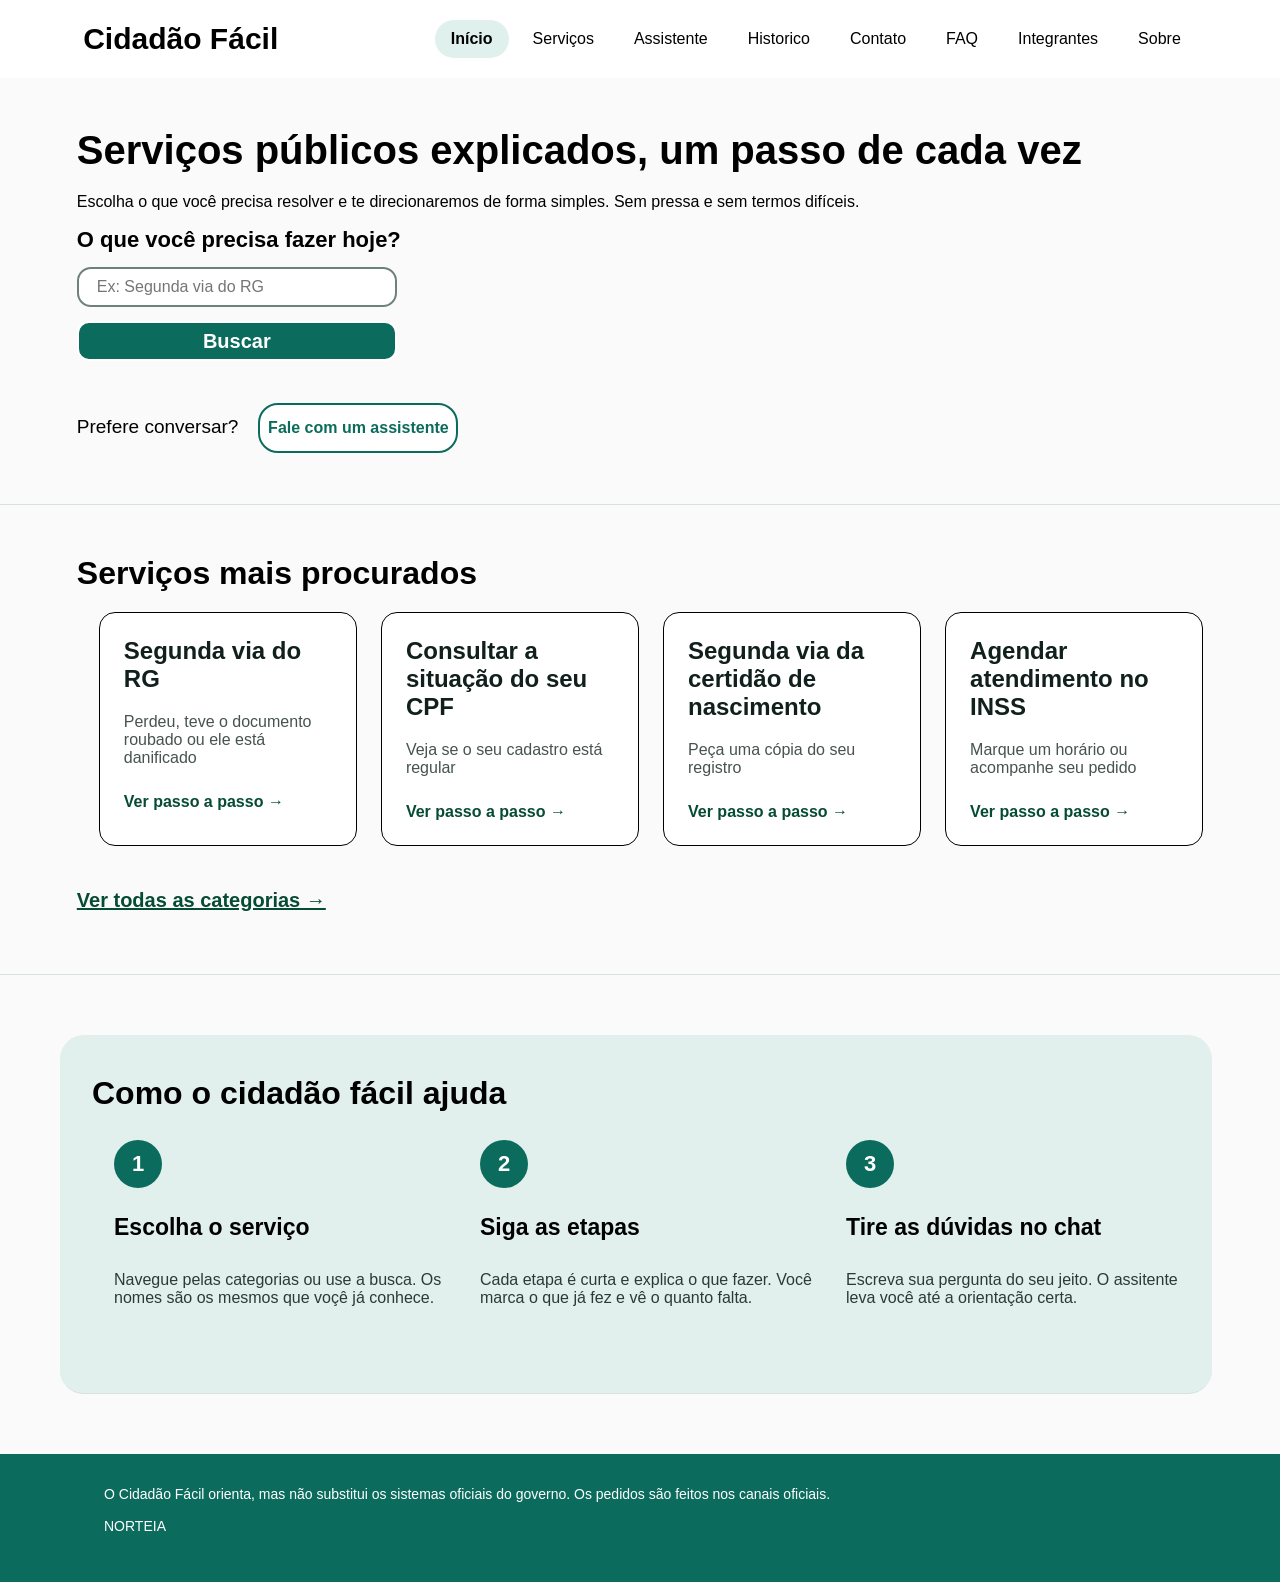
<file: index.html>
<!DOCTYPE html>
<html lang="pt-br">
<head>
    <meta charset="UTF-8">
    <meta name="viewport" content="width=device-width, initial-scale=1.0">
    <link rel="stylesheet" href="CSS/style.css">
    <title>Cidadão Fácil</title>
</head>
<body>
    <header>
        <a class="logo" href="index.html">Cidadão Fácil</a>   
        <nav>
            <ul>
                <!--Links de navegação para as demais páginas do projeto-->
                <li><a href="index.html" aria-current="page">Início</a></li>
                <li><a href="servicos.html">Serviços</a></li>
                <li><a href="assistente.html">Assistente</a></li>
                <li><a href="historico.html">Historico</a></li>
                <li><a href="contato.html">Contato</a></li>
                <li><a href="faq.html">FAQ</a></li>
                <li><a href="integrantes.html">Integrantes</a></li>
                <li><a href="sobre.html">Sobre</a></li>
            </ul>
        </nav>     
    </header>

    <main>
        <section class="apresentacao">
            <div class="apresentacao-texto">
                <h1>Serviços públicos explicados, um passo de cada vez</h1>
                <p>Escolha o que você precisa resolver e te direcionaremos de forma simples. Sem pressa e sem termos difíceis.</p>
                <form class="busca">
                    <label for="pesquisa">O que você precisa fazer hoje?</label>
                    <div class="busca-input">
                        <input type="search" name="pesquisa" placeholder="Ex: Segunda via do RG">
                    </div>
                    <button type="submit" class="botao">Buscar</button>
                </form>
            </div>
            <div class="conversar-assistente">
                <p>Prefere conversar?</p>
                <button class="botao-secundario">Fale com um assistente</button>
            </div>
        </section>        

        <section>
            <h2>Serviços mais procurados</h2>
            <ul class="blocos">
                <li>
                    <h3>Segunda via do RG</h3>
                    <p>Perdeu, teve o documento roubado ou ele está danificado</p>
                    <a href="#" class="link">Ver passo a passo →</a>
                </li>
                <li>
                    <h3>Consultar a situação do seu CPF</h3>
                    <p>Veja se o seu cadastro está regular</p>
                    <a href="#" class="link">Ver passo a passo →</a>
                </li>
                <li>
                    <h3>Segunda via da certidão de nascimento</h3>
                    <p>Peça uma cópia do seu registro</p>
                    <a href="#" class="link">Ver passo a passo →</a>
                </li>
                <li>
                    <h3>Agendar atendimento no INSS</h3>
                    <p>Marque um horário ou acompanhe seu pedido</p>
                    <a href="#" class="link">Ver passo a passo →</a>
                </li>
            </ul>
            <a href="servicos.html" class="categorias">Ver todas as categorias →</a>
        </section>

        <section class="resumo">
            <h2>Como o cidadão fácil ajuda</h2>
            <ul>
                <li>
                    <p class="numero">1</p>
                    <h3>Escolha o serviço</h3>
                    <p>Navegue pelas categorias ou use a busca. Os nomes são os mesmos que voçê já conhece.</p>
                </li>
                <li>
                    <p class="numero">2</p>
                    <h3>Siga as etapas</h3>
                    <p>Cada etapa é curta e explica o que fazer. Você marca o que já fez e vê o quanto falta.</p>
                </li>
                <li>
                    <p class="numero">3</p>
                    <h3>Tire as dúvidas no chat</h3>
                    <p>Escreva sua pergunta do seu jeito. O assitente leva você até a orientação certa.</p>
                </li>
            </ul>
        </section>
    </main>

    <footer>
        <!-- Footer utilizado em todas as páginas-->
            <p>O Cidadão Fácil orienta, mas não substitui os sistemas oficiais do governo. Os pedidos são feitos nos canais oficiais.</p>
            <p>NORTEIA</p>
    </footer>
</body>
</html>
</file>
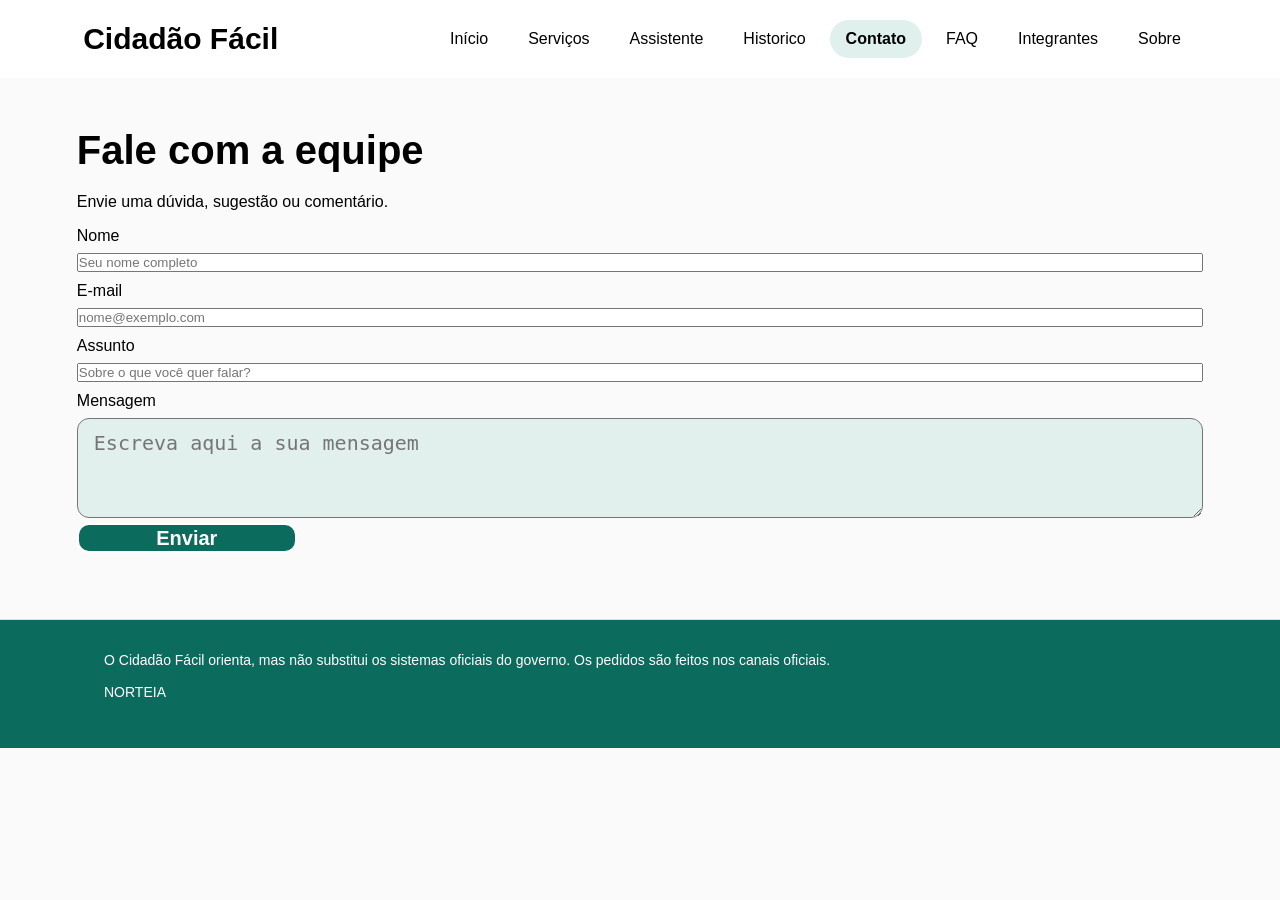
<file: contato.html>
<!DOCTYPE html>
<html lang="pt-br">
<head>
    <meta charset="UTF-8">
    <meta name="viewport" content="width=device-width, initial-scale=1.0">
    <link rel="stylesheet" href="CSS/style.css">
    <title>Cidadão Fácil</title>
</head>
<body>
    <header>
        <a class="logo" href="index.html">Cidadão Fácil</a>   
        <nav>
            <ul>
                <!--Links de navegação para as demais páginas do projeto-->
                <li><a href="index.html">Início</a></li>
                <li><a href="servicos.html">Serviços</a></li>
                <li><a href="assistente.html">Assistente</a></li>
                <li><a href="historico.html">Historico</a></li>
                <li><a href="contato.html" aria-current="page">Contato</a></li>
                <li><a href="faq.html">FAQ</a></li>
                <li><a href="integrantes.html">Integrantes</a></li>
                <li><a href="sobre.html">Sobre</a></li>
            </ul>
        </nav>     
    </header>

    <main>
        <section>
            <h1>Fale com a equipe</h1>
            <p>Envie uma dúvida, sugestão ou comentário.</p>

            <form id="formulario">
                <div class="campo">
                    <label for="nome">Nome</label>
                    <input type="text" id="nome" name="nome" placeholder="Seu nome completo" required>
                </div>

                <div class="campo">
                    <label for="email">E-mail</label>
                    <input type="email" id="email" name="email" placeholder="nome@exemplo.com" required>
                </div>

                <div class="campo">
                    <label for="assunto">Assunto</label>
                    <input type="text" id="assunto" name="assunto" placeholder="Sobre o que você quer falar?" required>
                </div>

                <div class="campo">
                    <label for="mensagem">Mensagem</label>
                    <textarea id="mensagem" name="mensagem" placeholder="Escreva aqui a sua mensagem" required></textarea>
                </div>

                <button class="botao-contato" type="submit">Enviar</button>
                <p class="feedback" id="feedback" role="status" aria-live="polite"></p>
            </form>
        </section>
    </main>

    <footer>
        <!-- Footer utilizado em todas as páginas-->
            <p>O Cidadão Fácil orienta, mas não substitui os sistemas oficiais do governo. Os pedidos são feitos nos canais oficiais.</p>
            <p>NORTEIA</p>
    </footer>
</body>
</html>
</file>
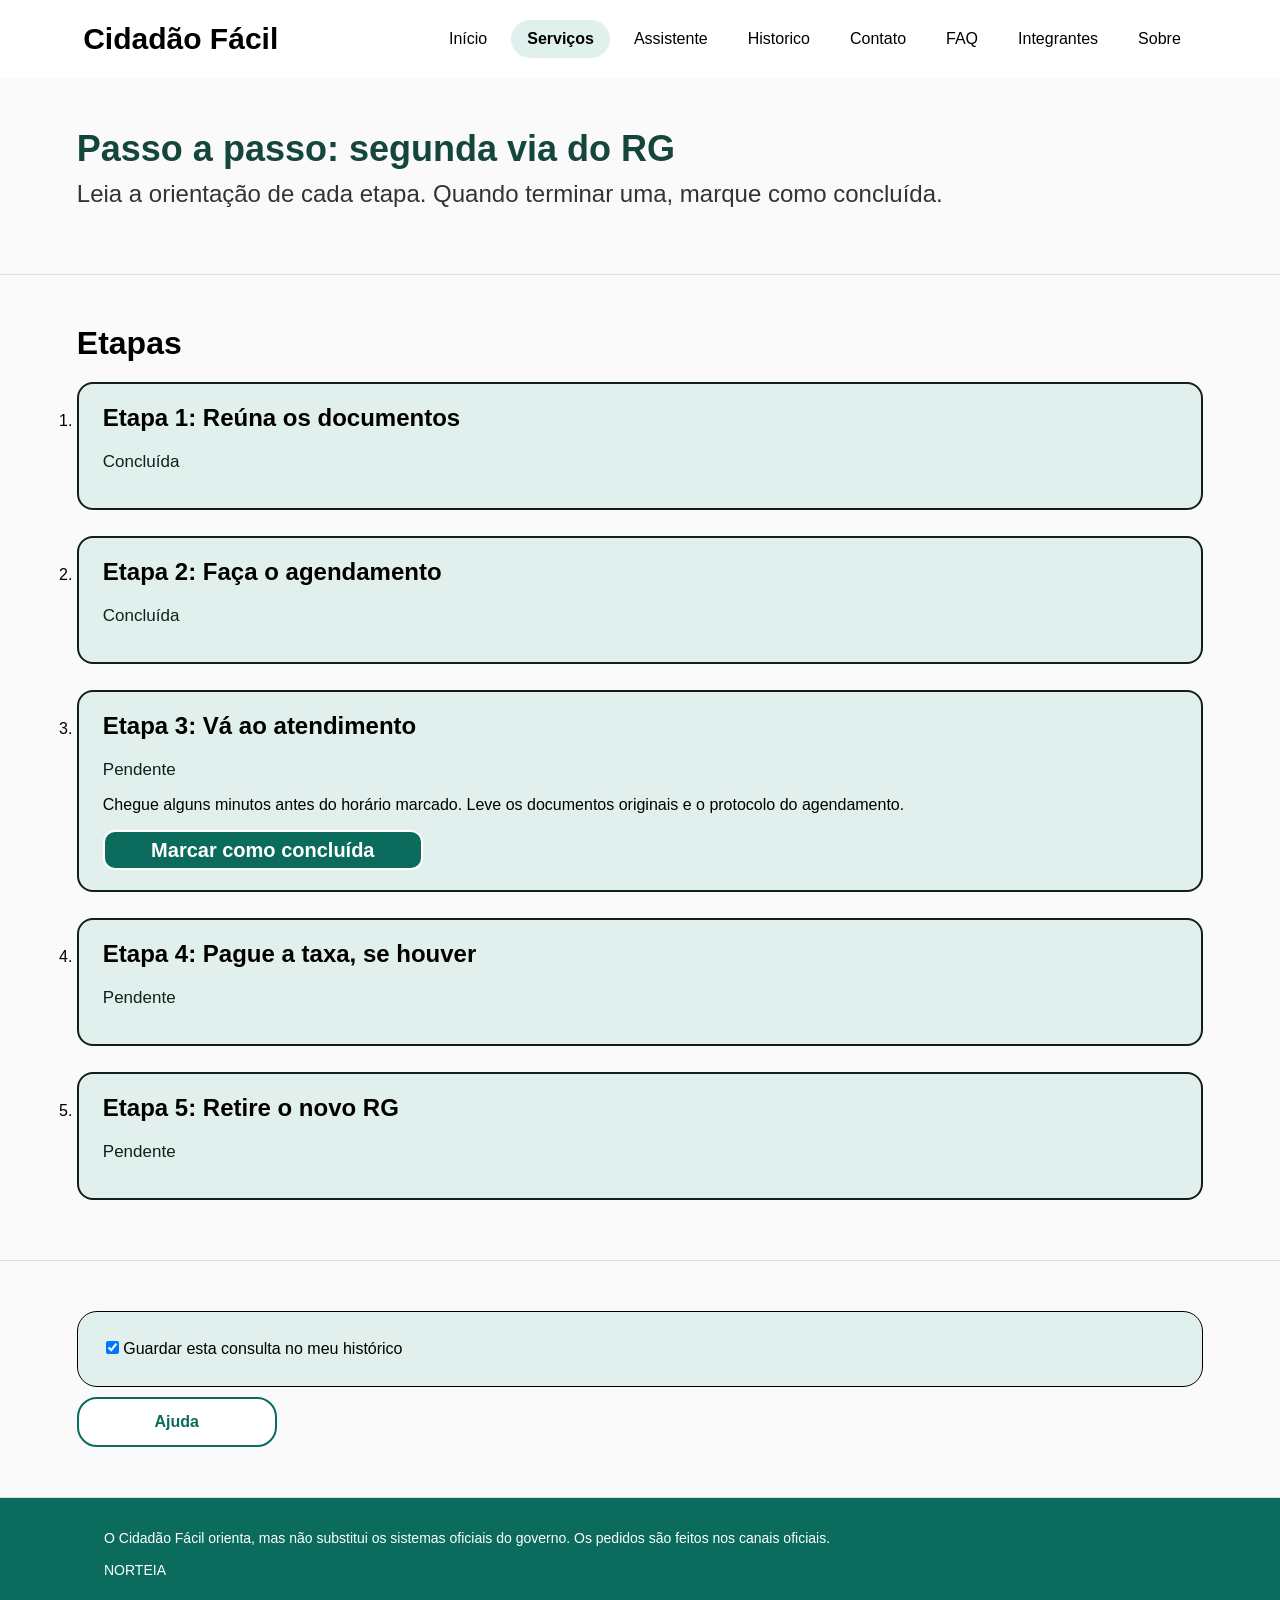
<file: etapas.html>
<!DOCTYPE html>
<html lang="pt-br">
<head>
    <meta charset="UTF-8">
    <meta name="viewport" content="width=device-width, initial-scale=1.0">
    <link rel="stylesheet" href="CSS/style.css">
    <title>Cidadão Fácil</title>
</head>
<body>
    <header>
        <a class="logo" href="index.html">Cidadão Fácil</a>   
        <nav>
            <ul>
                <!--Links de navegação para as demais páginas do projeto-->
                <li><a href="index.html">Início</a></li>
                <li><a href="servicos.html" aria-current="page">Serviços</a></li>
                <li><a href="assistente.html">Assistente</a></li>
                <li><a href="historico.html">Historico</a></li>
                <li><a href="contato.html">Contato</a></li>
                <li><a href="faq.html">FAQ</a></li>
                <li><a href="integrantes.html">Integrantes</a></li>
                <li><a href="sobre.html">Sobre</a></li>
            </ul>
        </nav>     
    </header>

    <main>
        <section class="apresentacao-etapas">
            <h1>Passo a passo: segunda via do RG</h1>
            <p>Leia a orientação de cada etapa. Quando terminar uma, marque como concluída.</p>
        </section>

        <section>
            <h2>Etapas</h2>
            <ol class="etapas">
                <li>
                    <h3>Etapa 1: Reúna os documentos</h3>
                    <p class="estado">Concluída</p>
                </li>
                <li>
                    <h3>Etapa 2: Faça o agendamento</h3>
                    <p class="estado">Concluída</p>
                </li>
                <li>
                    <h3>Etapa 3: Vá ao atendimento</h3>
                    <p class="estado">Pendente</p>
                    <p>Chegue alguns minutos antes do horário marcado. Leve os documentos originais e o protocolo do agendamento.</p>
                    <button class="botao" type="button">Marcar como concluída</button>
                </li>
                <li>
                    <h3>Etapa 4: Pague a taxa, se houver</h3>
                    <p class="estado">Pendente</p>
                </li>
                <li>
                    <h3>Etapa 5: Retire o novo RG</h3>
                    <p class="estado">Pendente</p>
                </li>
            </ol>
        </section>

        <section>
            <div class="opcao">
                <input type="checkbox" id="guardar" name="guardar" checked>
                <label for="guardar">Guardar esta consulta no meu histórico</label>
            </div>
            <a class="botao botao-secundario" href="assistente.html">Ajuda</a>
        </section>
    </main>

    
    <footer>
        <!-- Footer utilizado em todas as páginas-->
        <p>O Cidadão Fácil orienta, mas não substitui os sistemas oficiais do governo. Os pedidos são feitos nos canais oficiais.</p>
        <p>NORTEIA</p>
    </footer>
</body>
</html>
</file>
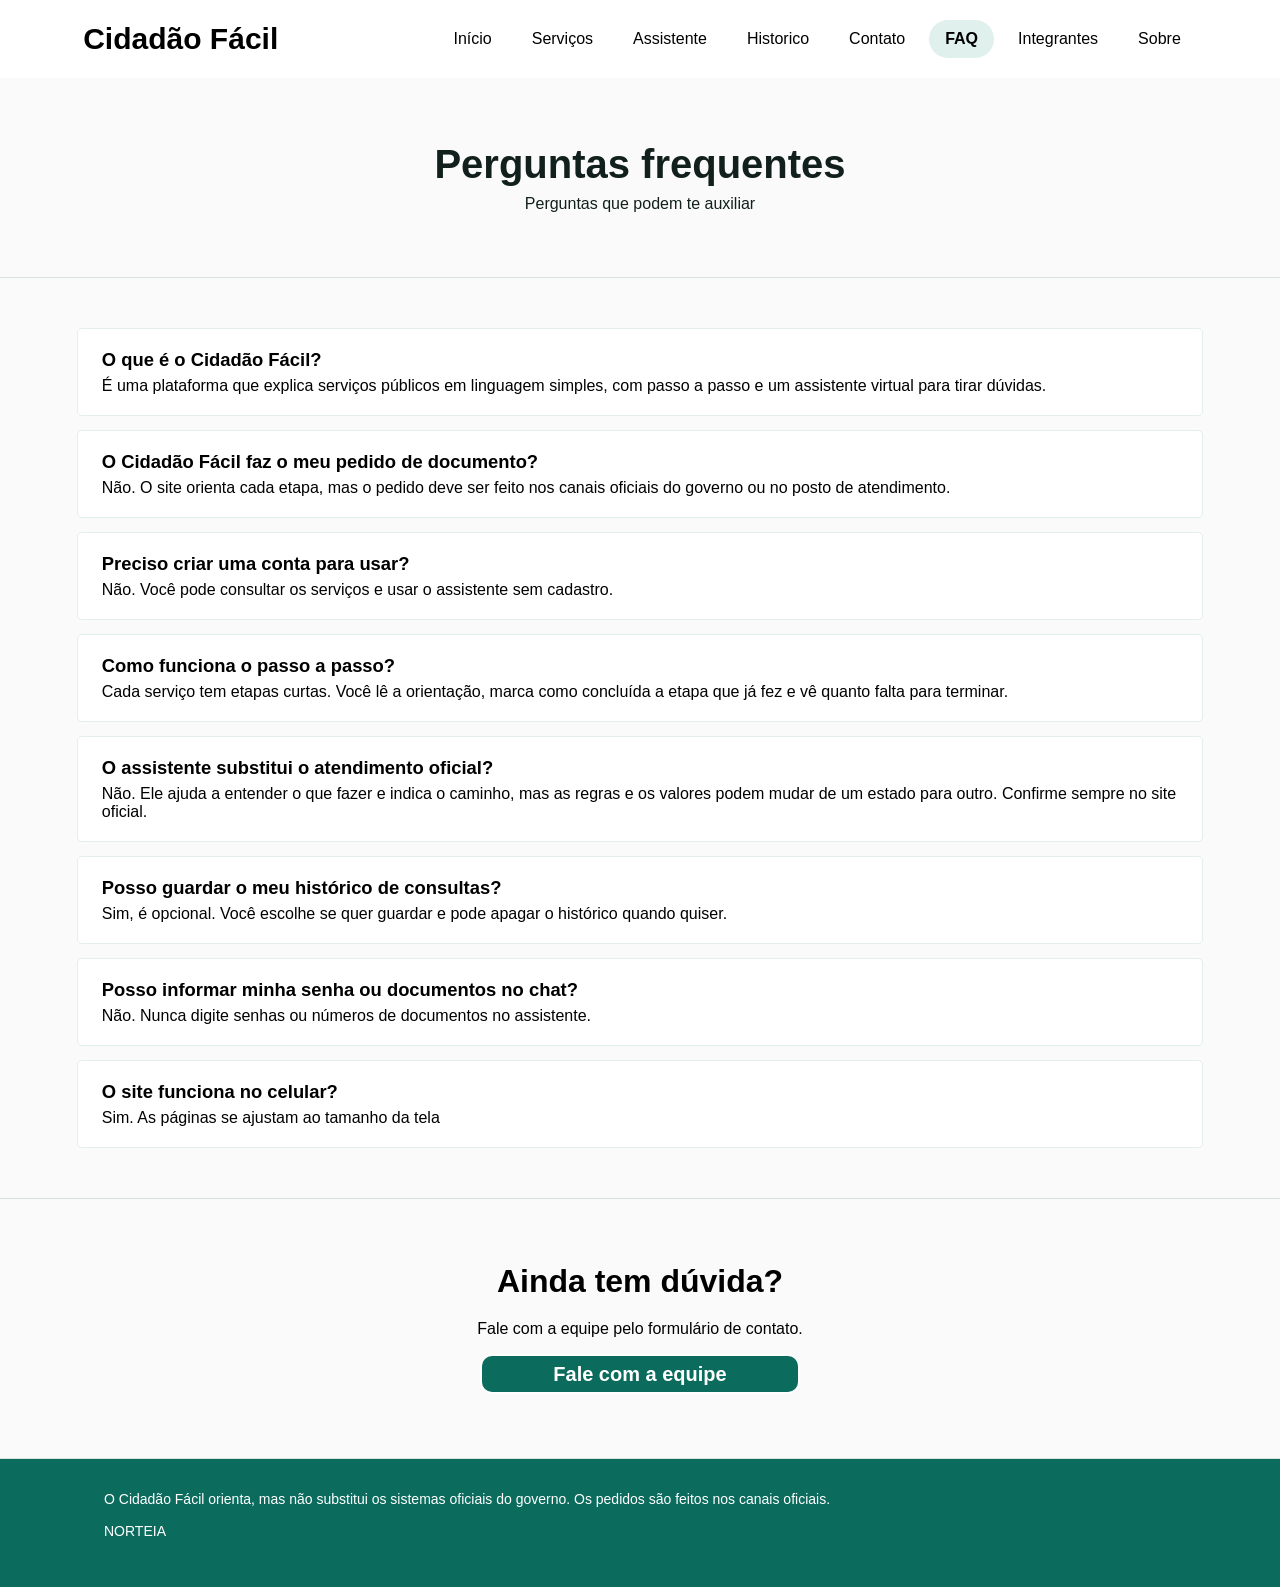
<file: faq.html>
<!DOCTYPE html>
<html lang="pt-br">
<head>
    <meta charset="UTF-8">
    <meta name="viewport" content="width=device-width, initial-scale=1.0">
    <link rel="stylesheet" href="CSS/style.css">
    <title>Cidadão Fácil</title>
</head>
<body>
    <header>
        <a class="logo" href="index.html">Cidadão Fácil</a>   
        <nav>
            <ul>
                <!--Links de navegação para as demais páginas do projeto-->
                <li><a href="index.html">Início</a></li>
                <li><a href="servicos.html">Serviços</a></li>
                <li><a href="assistente.html">Assistente</a></li>
                <li><a href="historico.html">Historico</a></li>
                <li><a href="contato.html">Contato</a></li>
                <li><a href="faq.html" aria-current="page">FAQ</a></li>
                <li><a href="integrantes.html">Integrantes</a></li>
                <li><a href="sobre.html">Sobre</a></li>
            </ul>
        </nav>     
    </header>

    <main>
        <section class="container">
            <div>
                <h1>Perguntas frequentes</h1>
                <p>Perguntas que podem te auxiliar</p>
            </div>
        </section>

        <section class="bloco-texto">
            <section>
                <h2>O que é o Cidadão Fácil?</h2>
                <p>É uma plataforma que explica serviços públicos em linguagem simples, com passo a passo e um assistente virtual para tirar dúvidas.</p>
            </section>

            <section>
                <h2>O Cidadão Fácil faz o meu pedido de documento?</h2>
                <p>Não. O site orienta cada etapa, mas o pedido deve ser feito nos canais oficiais do governo ou no posto de atendimento.</p>
            </section>

            <section>
                <h2>Preciso criar uma conta para usar?</h2>
                <p>Não. Você pode consultar os serviços e usar o assistente sem cadastro.</p>
            </section>

            <section>
                <h2>Como funciona o passo a passo?</h2>
                <p>Cada serviço tem etapas curtas. Você lê a orientação, marca como concluída a etapa que já fez e vê quanto falta para terminar.</p>
            </section>

            <section>
                <h2>O assistente substitui o atendimento oficial?</h2>
                <p>Não. Ele ajuda a entender o que fazer e indica o caminho, mas as regras e os valores podem mudar de um estado para outro. Confirme sempre no site oficial.</p>
            </section>

            <section>
                <h2>Posso guardar o meu histórico de consultas?</h2>
                <p>Sim, é opcional. Você escolhe se quer guardar e pode apagar o histórico quando quiser.</p>
            </section>

            <section>
                <h2>Posso informar minha senha ou documentos no chat?</h2>
            <p>Não. Nunca digite senhas ou números de documentos no assistente.</p>
            </section>

            <section>
                <h2>O site funciona no celular?</h2>
            <p>Sim. As páginas se ajustam ao tamanho da tela</p>
            </section>
        </section>

        <section class="chamada">
            <div>
                <h2>Ainda tem dúvida?</h2>
                <p>Fale com a equipe pelo formulário de contato.</p>
            </div>
            <a class="botao" href="contato.html">Fale com a equipe</a>
        </section>
    </main>

    <footer>
        <!-- Footer utilizado em todas as páginas-->
            <p>O Cidadão Fácil orienta, mas não substitui os sistemas oficiais do governo. Os pedidos são feitos nos canais oficiais.</p>
            <p>NORTEIA</p>
    </footer>
</body>
</html>
</file>
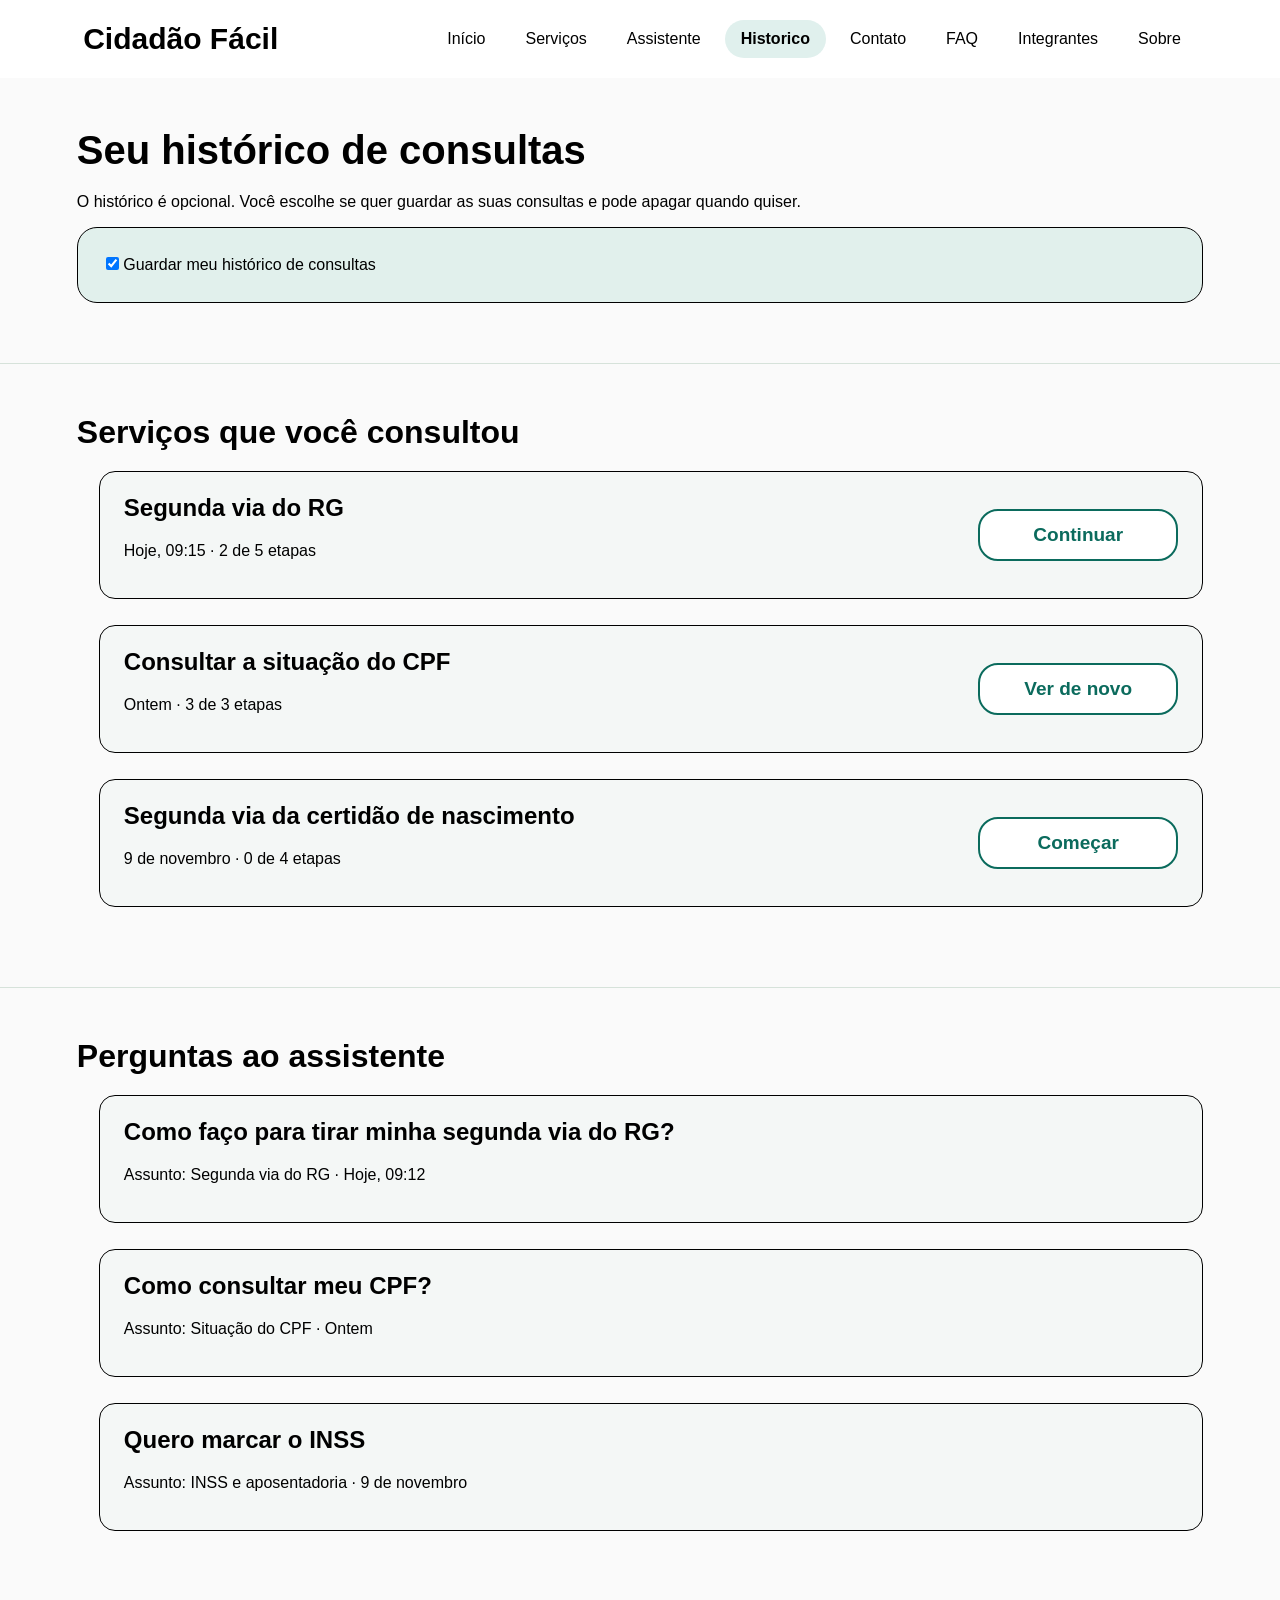
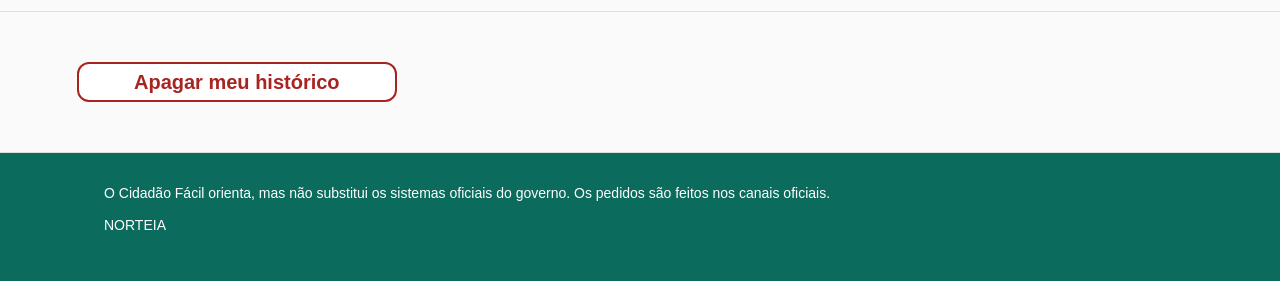
<file: historico.html>
<!DOCTYPE html>
<html lang="pt-br">
<head>
    <meta charset="UTF-8">
    <meta name="viewport" content="width=device-width, initial-scale=1.0">
    <link rel="stylesheet" href="CSS/style.css">
    <title>Cidadão Fácil</title>
</head>
<body>
    <header>
        <a class="logo" href="index.html">Cidadão Fácil</a>   
        <nav>
            <ul>
                <!--Links de navegação para as demais páginas do projeto-->
                <li><a href="index.html">Início</a></li>
                <li><a href="servicos.html">Serviços</a></li>
                <li><a href="assistente.html">Assistente</a></li>
                <li><a href="historico.html" aria-current="page">Historico</a></li>
                <li><a href="contato.html">Contato</a></li>
                <li><a href="faq.html">FAQ</a></li>
                <li><a href="integrantes.html">Integrantes</a></li>
                <li><a href="sobre.html">Sobre</a></li>
            </ul>
        </nav>     
    </header>

    <main>
        <section>
            </nav>
            <h1>Seu histórico de consultas</h1>
            <p class="subtitulo">O histórico é opcional. Você escolhe se quer guardar as suas consultas e pode apagar quando quiser.</p>
            <div class="opcao">
                <input type="checkbox" id="historico-ligado" name="historico-ligado" checked>
                <label for="historico-ligado">Guardar meu histórico de consultas</label>
            </div>
        </section>

        <section>
            <h2>Serviços que você consultou</h2>
            <ul class="historico">
                <li>
                    <div>
                        <h3>Segunda via do RG</h3>
                        <p class="data">Hoje, 09:15 · 2 de 5 etapas</p>
                    </div>
                    <a class="botao botao-secundario" href="etapas.html">Continuar</a>
                </li>
                <li>
                    <div>
                        <h3>Consultar a situação do CPF</h3>
                        <p class="data">Ontem · 3 de 3 etapas</p>
                    </div>
                    <a class="botao botao-secundario" href="servico.html">Ver de novo</a>
                </li>
                <li>
                    <div>
                        <h3>Segunda via da certidão de nascimento</h3>
                        <p class="data">9 de novembro · 0 de 4 etapas</p>
                        </div>
                    </div>
                    <a class="botao botao-secundario" href="servico.html">Começar</a>
                </li>
            </ul>
        </section>

        <section>
            <h2>Perguntas ao assistente</h2>
            <ul class="historico">
                <li>
                    <div>
                        <h3>Como faço para tirar minha segunda via do RG?</h3>
                        <p class="data">Assunto: Segunda via do RG · Hoje, 09:12</p>
                    </div>
                </li>
                <li>
                    <div>
                        <h3>Como consultar meu CPF?</h3>
                        <p class="data">Assunto: Situação do CPF · Ontem</p>
                    </div>
                </li>
                <li>
                    <div>
                        <h3>Quero marcar o INSS</h3>
                        <p class="data">Assunto: INSS e aposentadoria · 9 de novembro</p>
                    </div>
                </li>
            </ul>
        </section>

        <section>
            <button class="botao botao-apagar" type="button">Apagar meu histórico</button>
        </section>
    </main>

    <footer>
        <!-- Footer utilizado em todas as páginas-->
            <p>O Cidadão Fácil orienta, mas não substitui os sistemas oficiais do governo. Os pedidos são feitos nos canais oficiais.</p>
            <p>NORTEIA</p>
    </footer>
</body>
</html>
</file>
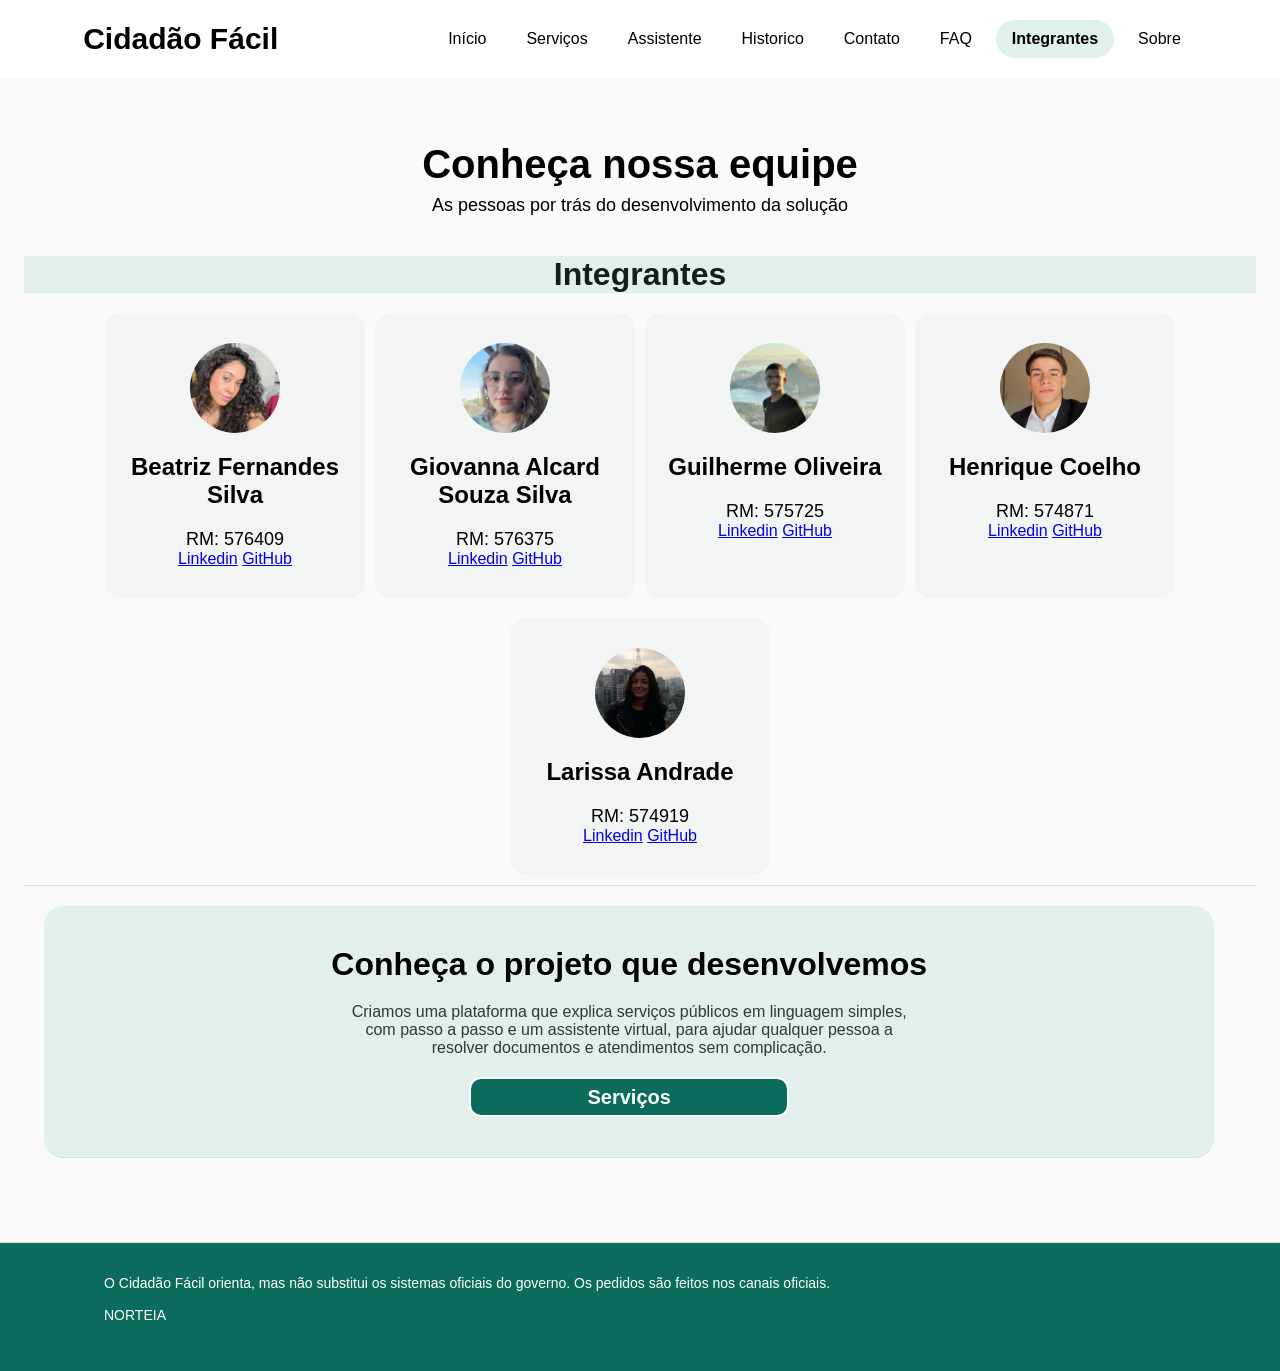
<file: integrantes.html>
<!DOCTYPE html>
<html lang="pt-br">
    <head>
        <meta charset="UTF-8">
        <meta name="viewport" content="width=device-width, initial-scale=1.0">
        <link rel="stylesheet" href="CSS/style.css">
        <title>Integrantes</title>
    </head>
    <body>
         <header>
        <a class="logo" href="index.html">Cidadão Fácil</a>   
        <nav>
            <ul>
                <!--Links de navegação para as demais páginas do projeto-->
                <li><a href="index.html">Início</a></li>
                <li><a href="servicos.html">Serviços</a></li>
                <li><a href="assistente.html">Assistente</a></li>
                <li><a href="historico.html">Historico</a></li>
                <li><a href="contato.html">Contato</a></li>
                <li><a href="faq.html">FAQ</a></li>
                <li><a href="integrantes.html" aria-current="page">Integrantes</a></li>
                <li><a href="sobre.html">Sobre</a></li>
            </ul>
        </nav>     
    </header>
        <main>
            <!-- Mensagem de explicação da página, apresentando o grupo de alunos -->
            <section class="topo">
                <div>
                    <h1>Conheça nossa equipe</h1>
                    <p>As pessoas por trás do desenvolvimento da solução</p>
                </div>
            <section class="secao-equipe">
                <h2 class="equipe">Integrantes</h2>
                <ul class="bloco-integrante">
                    <!-- Informações de cada integrante do grupo, com links de Github e Linkedin-->
                    <li>
                        <img class="integrante" src="imagens/beatriz.jpeg" alt="Beatriz Silva">
                        <h3>Beatriz Fernandes Silva</h3>
                        <p>RM: 576409</p>
                        <div class="links">
                            <a class="link-perfil" href="https://www.linkedin.com/in/beatrizfernandesilva/">Linkedin</a>
                            <a href="https://github.com/olabeatrizfsilva">GitHub</a>
                        </div>
                    </li>
                    <li>
                        <img class="integrante" src="imagens/giovanna.jpeg" alt="Giovanna Alcard">
                        <h3>Giovanna Alcard Souza Silva</h3>
                        <p>RM: 576375</p>
                        <a class="link-perfil" href="https://www.linkedin.com/in/giovanna-alcard/">Linkedin</a>
                        <a href="https://github.com/gialcard7-gif">GitHub</a>
                    </li>
                    <li>
                        <img class="integrante" src="imagens/guilherme.jpeg" alt="Guilherme Oliveira">
                        <h3>Guilherme Oliveira</h3>
                        <p>RM: 575725</p>
                        <div class="links">
                            <a class="link-perfil" href="https://www.linkedin.com/in/guilherme-oliveira-gomes-4b0735394/">Linkedin</a>
                            <a href="https://github.com/guioliveirag">GitHub</a>
                        </div>
                    </li>
                    <li>
                        <img class="integrante" src="imagens/henrique.jpeg" alt="Henrique Coelho">
                        <h3>Henrique Coelho</h3>
                        <p>RM: 574871</p>
                        <a class="link-perfil" href="https://www.linkedin.com/in/henrique-fernandes-coelho-824665344/">Linkedin</a>
                        <a href="https://github.com/henrique-fernandes-coelho1">GitHub</a>
                    </li>
                    <li>
                        <img class="integrante" src="imagens/larissa.jpeg" alt="Larissa Andrade">
                        <h3>Larissa Andrade</h3>
                        <p>RM: 574919</p>
                        <a class="link-perfil" href="https://www.linkedin.com/in/larissaandradesant/?isSelfProfile=true">Linkedin</a>
                        <a href="https://github.com/larissa-andrade-santos">GitHub</a>
                    </li>
                </ul>
            </section>

            <section class="apresentacao-projeto">
                <!--Link para páginas que explicam a funcionalidade do projeto que os alunos desenvolveram-->
                <h2>Conheça o projeto que desenvolvemos</h2>
                <p>Criamos uma plataforma que explica serviços públicos em linguagem simples, com passo a passo e um assistente virtual, para ajudar qualquer pessoa a resolver documentos e atendimentos sem complicação.</p>
                <a class="botao" href="servicos.html">Serviços</a>
            </section>
        </main>

        <footer>
        <!-- Footer utilizado em todas as páginas-->
            <p>O Cidadão Fácil orienta, mas não substitui os sistemas oficiais do governo. Os pedidos são feitos nos canais oficiais.</p>
            <p>NORTEIA</p>
        </footer>
    </body>
</html>
</file>
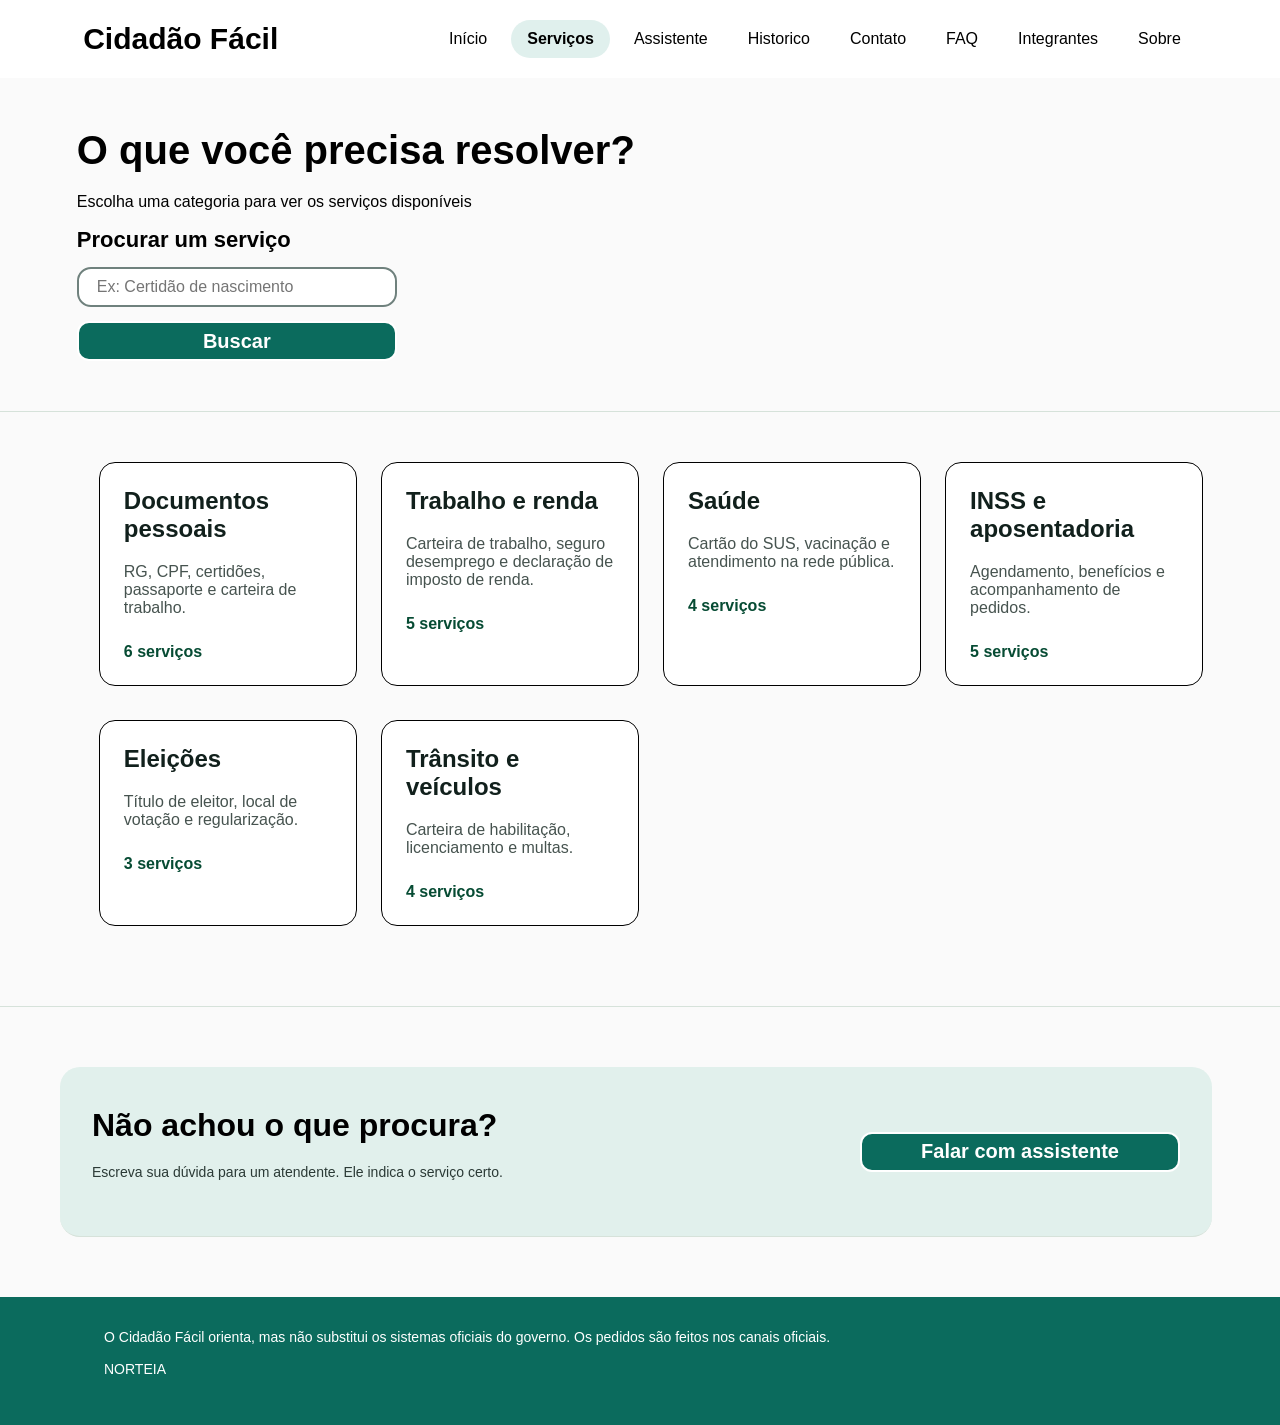
<file: servicos.html>
<!DOCTYPE html>
<html lang="pt-br">
<head>
    <meta charset="UTF-8">
    <meta name="viewport" content="width=device-width, initial-scale=1.0">
    <link rel="stylesheet" href="CSS/style.css">
    <title>Serviços</title>
</head>
<body>
    <header>
        <a class="logo" href="index.html">Cidadão Fácil</a>   
        <nav>
            <ul>
                <!--Links de navegação para as demais páginas do projeto-->
                <li><a href="index.html">Início</a></li>
                <li><a href="servicos.html" aria-current="page">Serviços</a></li>
                <li><a href="assistente.html">Assistente</a></li>
                <li><a href="historico.html">Historico</a></li>
                <li><a href="contato.html">Contato</a></li>
                <li><a href="faq.html">FAQ</a></li>
                <li><a href="integrantes.html">Integrantes</a></li>
                <li><a href="sobre.html">Sobre</a></li>
            </ul>
        </nav>     
    </header>
    
    <main>
        <section>
            <h1>O que você precisa resolver?</h1>
            <p class="subtitulo">Escolha uma categoria para ver os serviços disponíveis</p>
            <form class="busca">
                <label for="pesquisa">Procurar um serviço</label>
                <div class="busca-input">
                    <input type="search" name="pesquisa" placeholder="Ex: Certidão de nascimento">
                </div>
                <button type="submit" class="botao">Buscar</button>
            </form>
        </section>
            
        <section>
            <ul class="blocos">
                <li>
                    <h3>Documentos pessoais</h3>
                    <p>RG, CPF, certidões, passaporte e carteira de trabalho.</p>
                    <a href="#" class="link">6 serviços</a>
                </li>
                <li>
                    <h3>Trabalho e renda</h3>
                    <p>Carteira de trabalho, seguro desemprego e declaração de imposto de renda.</p>
                    <a href="#" class="link">5 serviços</a>
                </li>
                <li>
                    <h3>Saúde</h3>
                    <p>Cartão do SUS, vacinação e atendimento na rede pública.</p>
                    <a href="#" class="link">4 serviços</a>
                </li>
                <li>
                    <h3>INSS e aposentadoria</h3>
                    <p>Agendamento, benefícios e acompanhamento de pedidos.</p>
                    <a href="#" class="link">5 serviços</a>
                </li>
                <li>
                    <h3>Eleições</h3>
                    <p>Título de eleitor, local de votação e regularização.</p>
                    <a href="#" class="link">3 serviços</a>
                </li>
                <li>
                    <h3>Trânsito e veículos</h3>
                    <p>Carteira de habilitação, licenciamento e multas.</p>
                    <a href="#" class="link">4 serviços</a>
                </li>
            </ul>
        </section>

        <section class="atendimento">
            <div>
                <h2>Não achou o que procura?</h2>
                <p>Escreva sua dúvida para um atendente. Ele indica o serviço certo.</p>
            </div>
            <a class="botao" href="assistente.html">Falar com assistente</a>
        </section>
    </main>

    <footer>
        <!-- Footer utilizado em todas as páginas-->
            <p>O Cidadão Fácil orienta, mas não substitui os sistemas oficiais do governo. Os pedidos são feitos nos canais oficiais.</p>
            <p>NORTEIA</p>
    </footer>
</body>
</html>
</file>
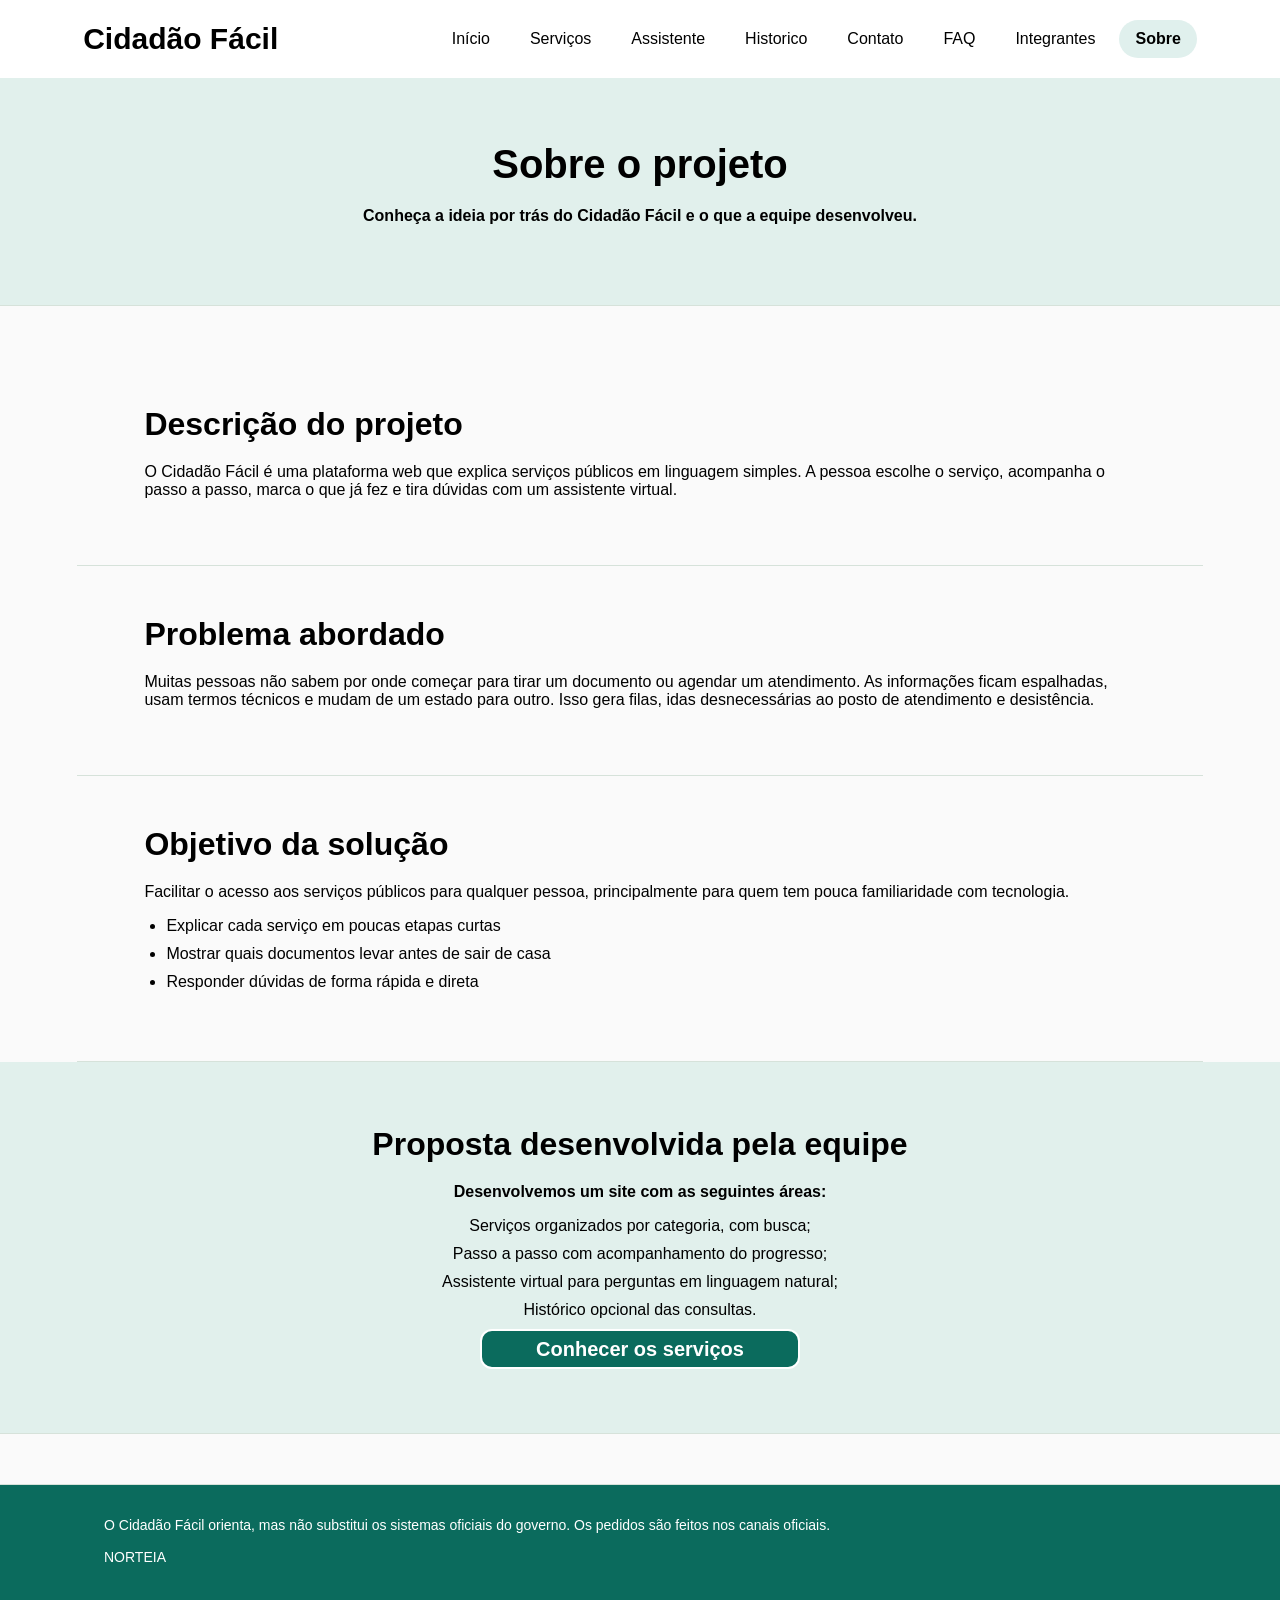
<file: sobre.html>
<!DOCTYPE html>
<html lang="pt-br">
<head>
    <meta charset="UTF-8">
    <meta name="viewport" content="width=device-width, initial-scale=1.0">
    <link rel="stylesheet" href="CSS/style.css">
    <title>Cidadão Fácil</title>
</head>
<body>
    <header>
        <a class="logo" href="index.html">Cidadão Fácil</a>   
        <nav>
            <ul>
                <!--Links de navegação para as demais páginas do projeto-->
                <li><a href="index.html">Início</a></li>
                <li><a href="servicos.html">Serviços</a></li>
                <li><a href="assistente.html">Assistente</a></li>
                <li><a href="historico.html">Historico</a></li>
                <li><a href="contato.html">Contato</a></li>
                <li><a href="faq.html">FAQ</a></li>
                <li><a href="integrantes.html">Integrantes</a></li>
                <li><a href="sobre.html" aria-current="page">Sobre</a></li>
            </ul>
        </nav>     
    </header>

    <main>
        <section class="container-sobre">
            <h1>Sobre o projeto</h1>
            <p>Conheça a ideia por trás do Cidadão Fácil e o que a equipe desenvolveu.</p>
        </section>

        <section>
            <section>
                <h2>Descrição do projeto</h2>
                <p>O Cidadão Fácil é uma plataforma web que explica serviços públicos em linguagem simples. A pessoa escolhe o serviço, acompanha o passo a passo, marca o que já fez e tira dúvidas com um assistente virtual.</p>
            </section>

            <section>
                <h2>Problema abordado</h2>
                <p>Muitas pessoas não sabem por onde começar para tirar um documento ou agendar um atendimento. As informações ficam espalhadas, usam termos técnicos e mudam de um estado para outro. Isso gera filas, idas desnecessárias ao posto de atendimento e desistência.</p>
            </section>

            <section>
                <h2>Objetivo da solução</h2>
                <p>Facilitar o acesso aos serviços públicos para qualquer pessoa, principalmente para quem tem pouca familiaridade com tecnologia.</p>
                <ul>
                    <li>Explicar cada serviço em poucas etapas curtas</li>
                    <li>Mostrar quais documentos levar antes de sair de casa</li>
                    <li>Responder dúvidas de forma rápida e direta</li>
                </ul>
            </section>

            <section class="container-sobre">
                <h2>Proposta desenvolvida pela equipe</h2>
                <p>Desenvolvemos um site com as seguintes áreas:</p>
                <ul class="lista-simples">
                    <li>Serviços organizados por categoria, com busca;</li>
                    <li>Passo a passo com acompanhamento do progresso;</li>
                    <li>Assistente virtual para perguntas em linguagem natural;</li>
                    <li>Histórico opcional das consultas.</li>
                </ul>
                <a class="botao" href="servicos.html">Conhecer os serviços</a>
            </section>
        </section>
    </main>

    <footer>
        <!-- Footer utilizado em todas as páginas-->
            <p>O Cidadão Fácil orienta, mas não substitui os sistemas oficiais do governo. Os pedidos são feitos nos canais oficiais.</p>
            <p>NORTEIA</p>
    </footer>
</body>
</html>
</file>
<file: CSS/style.css>
/*Estilo geral das páginas*/
* {
    margin: 0;
    padding: 0;
    box-sizing: border-box;
}
body {
    font-family: Arial, Helvetica, sans-serif;
    color: #000000;
    font-size: 16px;
    background-color: #FAFAFA;
}
h1, h2, h3 {
    margin-bottom: 20px;
}
a, p, li {
    overflow-wrap: break-word;
}
h1 {
    font-size: 40px;
}
h2 {
    font-size: 32px;
}
h3 {
    font-size: 24px;
}
p {
    margin-bottom: 16px;
}
header {
    display: flex;
    flex-wrap: wrap;
    justify-content: space-between;
    align-items: center;
    gap: 20px;
    padding: 20px 6.5%;
    background-color: #ffffff;
}

/*estilo da logo e navegação da página*/
.logo {
    font-size: 30px;
    font-weight: bold;
    text-decoration: none;
    color: #000000;
    padding-left: 0;
}
nav ul {
    display: flex;
    flex-wrap: wrap;
    gap: 8px;
    list-style: none;
}
nav a {
    display: block;
    padding: 10px 16px;
    border-radius: 30px;
    text-decoration: none;
    color: #000000;
    font-size: 16px;
}
nav a:hover {
    background-color: #e0f0ed;
}

/* Página atual na navegação */
nav a[aria-current="page"] {
    background-color: #e0f0ed;
    font-weight: bold;
}
main {
    margin: 0 auto;
}
section {
    padding: 50px 6%;
    border-bottom: 1px solid #d6e2da;
}
section ul {
    padding-left: 22px;
    margin-bottom: 20px;
}
section li {
    margin-bottom: 10px;
}
article {
    margin-top: 24px;
    padding-top: 24px;
    border-top: 1px solid #d6e2da;
}

/*Apresentação da página inicial*/
.apresentacao {
    display: flex;
    flex-wrap: wrap;
    align-items: center;
    gap: 40px;
}
/*Campo de busca de serviços*/
.busca {
  display: flex;
  flex-direction: column;
  gap: 14px;
}
.busca label {
  font-size: 22px;
  font-weight: bold;
}
.busca-input {
  display: flex;
  align-items: center;
  gap: 14px;
}
.busca-input input {
  width: 320px;
  height: 40px;
  padding: 0 18px;
  font-size: 16px;
  border: 2px solid #6f817d;
  border-radius: 14px;
  box-sizing: border-box;
  outline: none;
}
.botao {
    display: inline-flex;
    align-items: center;
    justify-content: center;
    width: 320px;
    height: 40px;
    padding: 0 32px;
    border: 2px solid;
    border-radius: 12px;
    background-color: #0B6B5D;
    color: #ffffff;
    font-family: inherit;
    font-size: 20px;
    font-weight: bold;
    text-decoration: none;
}

/*Página de etapas*/
.apresentacao-etapas h1 {
  font-size: 36px;
  color: #14463c;
  margin-bottom: 10px;
}
.apresentacao-etapas p {
  font-size: 24px;
  color: #333333;
}
.etapas {
    display: flex;
    flex-direction: column;
    gap: 16px;
}
.etapas li {
    padding: 20px 24px;
    border: 2px solid #11201C;
    border-radius: 16px;
    background-color: #E1F0EC;
}
.etapas .estado {
    font-size: 17px;
    color: #11201C;
}
/*Página assistente*/
.conversar-assistente {
    display: flex;
    flex-wrap: wrap;
    align-items: center;
    gap: 12px 20px;
}
.conversar-assistente p {
    margin-top: 15px;
    font-size: 19px;
    color: #000000;
}
.botao-secundario {
    border: 2px solid #0B6B5D;
    border-radius: 20px;
    width: 200px;
    height: 50px;
    background-color: #ffffff;
    color: #0B6B5D;
    font-size: 16px;
    font-weight: bold;
}

/*estilo de blocos dos serviços mais procurados*/
.blocos {
    display: grid;
    grid-template-columns: repeat(4, minmax(0, 1fr));
    gap: 24px;
}
.blocos li {
    position: relative;
    display: flex;
    flex-direction: column;
    gap: 10px;
    min-width: 0;
    padding: 24px;
    border: 1px solid;
    border-radius: 16px;
    background-color: #ffffff;
}
.blocos li:hover {
    border-color: #263431;
    border: 2px solid;
}
.blocos a {
    text-decoration: none;
}
.blocos li:hover {
    background-color: #e0f0ed;
}
.blocos h3 {
    font-size: 24px;
    margin-bottom: 10px;
    color: #11201C;
}
.blocos p {
    color: #46534f;
}
.blocos .link {
    font-weight: bold;
    color: #064b33;
}

/*Link para os serviços disponíveis na plataforma*/
.categorias {
    display: inline-flex;
    align-items: center;
    min-height: 48px;
    font-size: 20px;
    font-weight: bold;
    color: #064b33;
}

/*Resumo explicativo de como usar a plataforma*/
.resumo {
    width: 90%;
    padding: 40px 32px;
    border-radius: 24px;
    background-color: #E1F0EC;
    margin: 60px;
}
.resumo ul {
    display: grid;
    grid-template-columns: repeat(3, minmax(0, 1fr));
    gap: 32px;
    margin-top: 28px;
}
.resumo li {
    display: flex;
    flex-direction: column;
    gap: 10px;
}
.resumo .numero {
    display: flex;
    align-items: center;
    justify-content: center;
    width: 48px;
    height: 48px;
    border-radius: 50%;
    background-color: #0B6B5D;
    color: #ffffff;
    font-size: 22px;
    font-weight: bold;
}
.resumo h3 {
    font-size: 23px;
}
.resumo li p {
    color: #2B3A36;
}

/*Link para falar com atendente chatbot*/
.atendimento {
    display: flex;
    flex-wrap: wrap;
    align-items: center;
    justify-content: space-between;
    width: 90%;
    padding: 40px 32px;
    gap: 20px 32px;
    border-radius: 20px;
    background-color: #E1F0EC;
    margin: 60px;
}
.atendimento p {
    font-size: 14px;
    color: #2B3A36;
}
.opcao {
    padding: 28px;
    border: 1px solid;
    border-radius: 20px;
    margin-bottom: 10px;
    background-color: #E1F0EC;
}
.historico {
    display: flex;
    flex-direction: column;
    gap: 16px;
}
.historico li {
    display: flex;
    flex-wrap: wrap;
    align-items: center;
    justify-content: space-between;
    gap: 12px 24px;
    padding: 22px 24px;
    border: 1px solid #000000;
    border-radius: 16px;
    background-color: #F4F7F6;
}
.historico .botao {
    min-height: 52px;
    font-size: 19px;
}
.botao-apagar {
    background-color: #ffffff;
    border-color: #A82420;
    color: #A82420;
}

/*Edição da página dos integrantes*/
.topo {
    text-align: center;
    padding: 64px 24px 64px;
}
.topo h1 {
    margin: 0 0 8px;
}
.topo p {
    margin: 0 auto;
    max-width: 560px;
    font-size: 18px;
}
.bloco-integrante {
    list-style: none;
    margin: 0;
    padding: 0 20px;
    display: flex;
    justify-content: center;
    flex-wrap: wrap;
    gap: 10px;
}
.bloco-integrante li {
  width: 260px;
  padding: 30px 20px;
  background: #f3f5f4;
  border-radius: 16px;
  text-align: center;
  transition: transform 0.2s, box-shadow 0.2s;
}
.bloco-integrante li:hover {
    transform: scale(1.05);
}
.integrante {
    display: flex;
    align-items: center;
    justify-content: center;
    width: 90px;
    height: 90px;
    object-fit: cover;
    margin: 0 auto 20px;
    border-radius: 50%;
    background-color: #25ce75;
    color: #064b33;
    font-size: 26px;
    font-weight: bold;
}
.integrante-contato {
    background-color: #064b33;
    color: #ffffff;
    text-align: center;
}
.secao-equipe {
    padding: 0;
    margin: 0;
    max-width: none;
}
.equipe {
    color: #11201C;
    background-color: #E1F0EC;
    width: 100%;
    margin-left: calc(50% - 50%);
    box-sizing: border-box;
    text-align: center;
    margin-top: 40px;
}

/*Estilo da página de contato*/
.formulario {
    gap: 20px;
}
.campo {
    display: flex;
    flex-direction: column;
    gap: 8px;
    margin-top: 10px;
}
textarea {
    width: 100%;
    min-height: 100px;
    padding: 12px 16px;
    border-radius: 12px;
    font-size: 20px;
    background-color: #E1F0EC;
}
.botao-contato {
    align-items: center;
    justify-content: center;
    width: 220px;
    height: 30px;
    margin-top: 5px;
    border: 2px solid;
    border-radius: 12px;
    background-color: #0B6B5D;
    color: #ffffff;
    font-size: 20px;
    font-weight: bold;
    text-decoration: none;
}
.apresentacao-projeto {
    align-items: center;
    justify-content: space-between;
    width: 95%;
    padding: 40px 32px;
    gap: 20px 32px;
    border-radius: 20px;
    background-color: #E1F0EC;
    margin: 20px;
}
.apresentacao-projeto p {
    font-size: 16px;
    color: #2B3A36;
    margin-bottom: 20px;
}

/*Página FAQ*/
.container {
  text-align: center;
  padding: 64px 24px 64px;
}
.container h1 {
  margin: 0 0 8px;
  font-size: 24;
  color: #11201C;
}
.container p {
  margin: 0;
  color: #11201C;
}
.bloco-texto {
  display: flex;
  flex-direction: column;
  gap: 14px;
}
.bloco-texto section {
  background: #ffffff;
  border: 1px solid #E1F0EC;
  border-radius: 5px;
  padding: 20px 24px;
}
.bloco-texto section:hover {
  box-shadow: 0 6px 16px #E1F0EC;
}
.bloco-texto h2 {
  margin: 0 0 6px;
  font-size: 1.15rem;
}
.bloco-texto p {
  margin: 0;
}
.chamada {
    text-align: center;
    padding: 64px 24px 64px;
}

/*Página sobre*/
.container-sobre {
    width: 100vw;
    margin-left: calc(50% - 50vw);
    border-radius: 0;
    text-align: center;
    padding: 64px 24px;
    background: #E1F0EC
}
.container-sobre p {
    font-weight: bold;
}
.lista-simples {
    list-style: none;
    margin: 12px 0 0;
    padding: 0;
    display: grid;
}
.secao-descricao {
    padding: 0;
    max-width: none;
}
footer {
    padding: 32px max(24px, calc((100% - 1120px) / 2 + 24px));
    background-color: #0B6B5D;
    color: #ffffff;
    font-size: 14px;
}

@media (max-width: 768px) {
    h1 { font-size: 32px; }
    h2 { font-size: 26px; }
    h3 { font-size: 21px; }

    header {
        justify-content: center;
        text-align: center;
        padding: 16px 5%;
    }

    nav ul {
        justify-content: center;
    }

    nav a {
        padding: 8px 12px;
        font-size: 15px;
    }

    section {
        padding: 36px 5%;
    }

    .apresentacao {
        gap: 24px;
    }

    /* Busca e botões ocupam a largura toda */
    .busca-input {
        flex-direction: column;
        align-items: stretch;
    }

    .busca-input input,
    .botao,
    .botao-contato {
        width: 100%;
    }

    .apresentacao-etapas h1 { font-size: 30px; }
    .apresentacao-etapas p  { font-size: 18px; }

    /* Cards em 1 coluna */
    .blocos,
    .resumo ul {
        grid-template-columns: 1fr;
    }

    .resumo,
    .atendimento,
    .apresentacao-projeto {
        width: auto;
        padding: 28px 20px;
        margin: 32px 0;
    }

    .atendimento {
        flex-direction: column;
        align-items: flex-start;
    }

    .conversar-assistente {
        flex-direction: column;
        align-items: stretch;
    }

    .botao-secundario {
        width: 100%;
    }

    .historico li {
        flex-direction: column;
        align-items: stretch;
    }

    .historico .botao {
        width: 100%;
    }

    /* Páginas com títulos centralizados */
    .topo,
    .container,
    .chamada,
    .container-sobre {
        padding: 40px 16px;
    }

    .bloco-integrante li {
        width: 100%;
        max-width: 320px;
    }

    textarea {
        font-size: 16px;
    }

    footer {
        padding: 24px 5%;
    }
}

@media (max-width: 480px) {
    h1 { font-size: 28px; }
    h2 { font-size: 22px; }
    h3 { font-size: 19px; }

    .logo {
        font-size: 24px;
    }

    nav ul {
        gap: 4px;
    }

    nav a {
        padding: 8px 10px;
        font-size: 14px;
    }

    section {
        padding: 28px 16px;
    }

    .blocos li,
    .opcao,
    .etapas li {
        padding: 18px;
    }

    .categorias {
        font-size: 18px;
    }

    .busca label {
        font-size: 19px;
    }

    .bloco-texto section {
        padding: 16px 18px;
    }
    /* Chat do Lupi (Deep Chat) */
    #lupi-chat {
        width: 100%;
        height: 520px;
        border-radius: 16px;
        font-size: 18px;
    }

/* Botão para abrir o Lupi no Telegram */
    .acoes-chat {
    margin: 12px 0;
    }

    .btn-telegram {
        display: inline-block;
        padding: 12px 20px;
        border-radius: 999px;
        background: #0f6b4b;
        color: #fff;
        font-size: 18px;
        text-decoration: none;
    }

    .btn-telegram:hover,
    .btn-telegram:focus-visible {
        background: #0b5339;
    }

    .btn-telegram:focus-visible {
        outline: 3px solid #000;
        outline-offset: 2px;
    }
}
</file>
